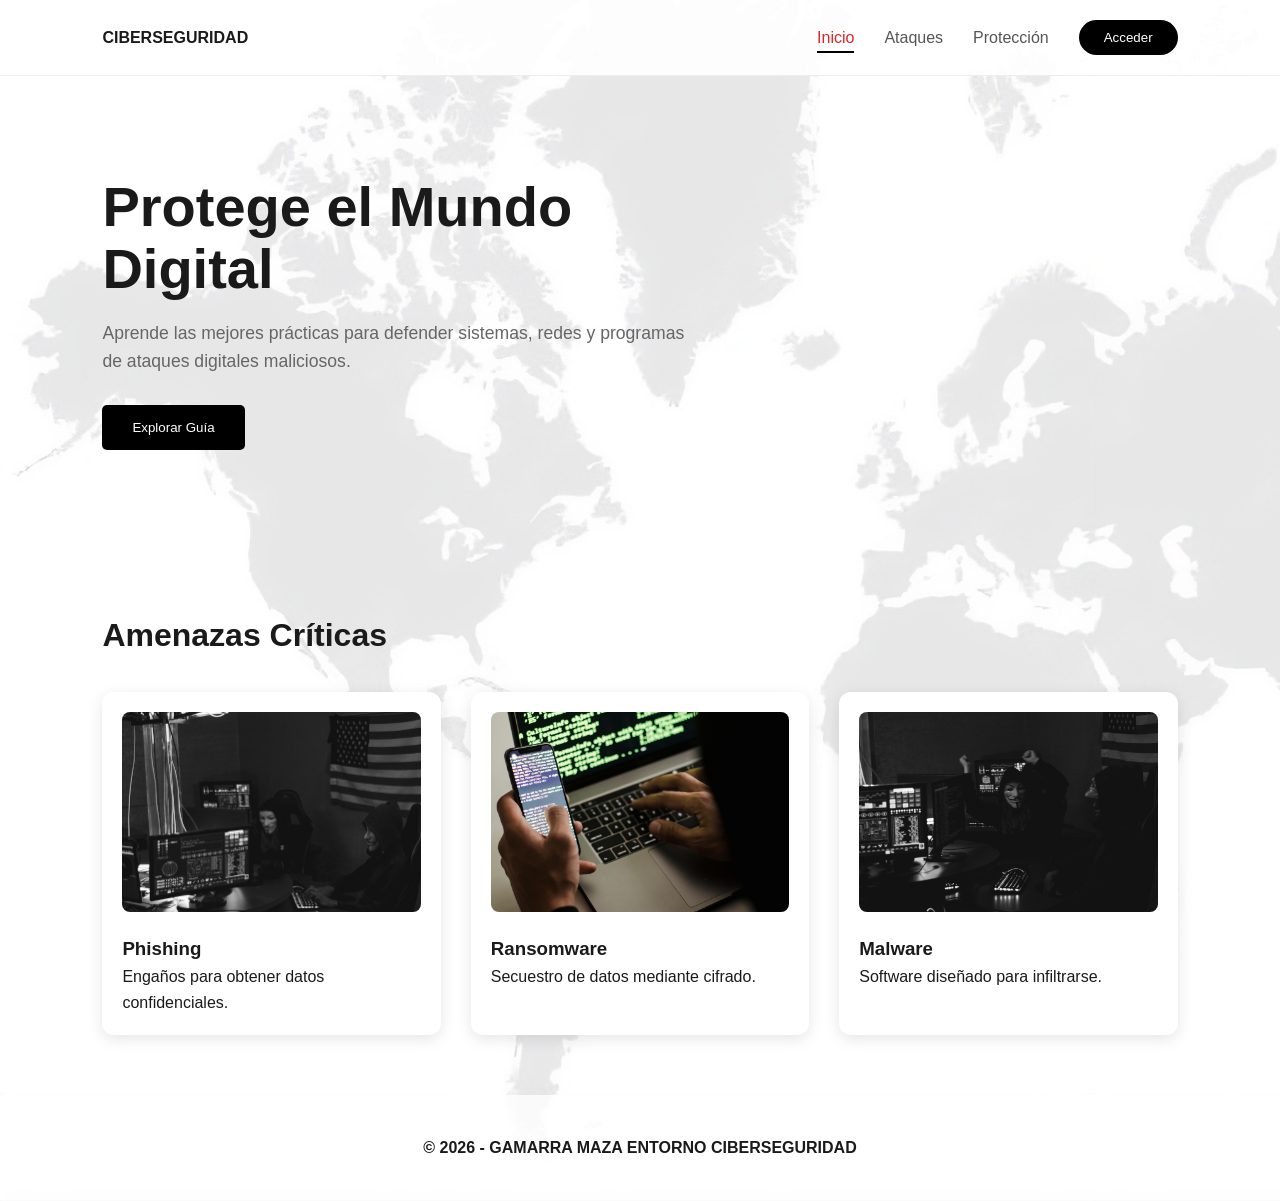
<file: index.html>
<!DOCTYPE html>
<html lang="es">
<head>
    <meta charset="UTF-8">
    <meta name="viewport" content="width=device-width, initial-scale=1.0">
    <title>CIBERSEGURIDAD - PROTEGE EL MUNDO DIGITAL</title>
    <link rel="stylesheet" href="Estilo1.css">
    <link rel="icon" href="IMAGENES/Calaveron.jpeg" type="image/x-icon">
</head>
<body>
    
    <nav class="navbar">
        <div class="logo"><strong>CIBERSEGURIDAD</strong></div>
        <ul class="nav-links">
            <li><a href="index.html" class="active">Inicio</a></li>
            <li><a href="Etaques.html">Ataques</a></li>
            <li><a href="Protección.html">Protección</a></li>
            <li><a href="Registro.html" class="btn-link"><button class="btn-sign">Acceder</button></a></li>
        </ul>
    </nav>
 
    <header class="hero">
        <div class="hero-text">
            <h1>Protege el Mundo Digital</h1>
            <p>Aprende las mejores prácticas para defender sistemas, redes y programas de ataques digitales maliciosos.</p>
            <a href="Explorar.html"><button class="btn-main">Explorar Guía</button></a>
        </div>
    </header>

    <main class="container">
        <h2>Amenazas Críticas</h2>
        <div class="grid">
            <article class="card">
                <img src="IMAGENES/pexels-tima-miroshnichenko-5380637.jpg" alt="Phishing">
                <h3>Phishing</h3>  
                <p>Engaños para obtener datos confidenciales.</p>
            </article>
            <article class="card">
                <img src="IMAGENES/HACK.jpg" alt="Ransomware">
                <h3>Ransomware</h3>
                <p>Secuestro de datos mediante cifrado.</p>
            </article>
            <article class="card">
                <img src="IMAGENES/pexels-tima-miroshnichenko-5380650.jpg" alt="Malware">
                <h3>Malware</h3>
                <p>Software diseñado para infiltrarse.</p>
            </article>
        </div>
    </main>

    <footer class="footer">
        <p><strong>&copy; 2026 - GAMARRA MAZA ENTORNO CIBERSEGURIDAD</strong></p>
    </footer>
</body>
</html>
</file>
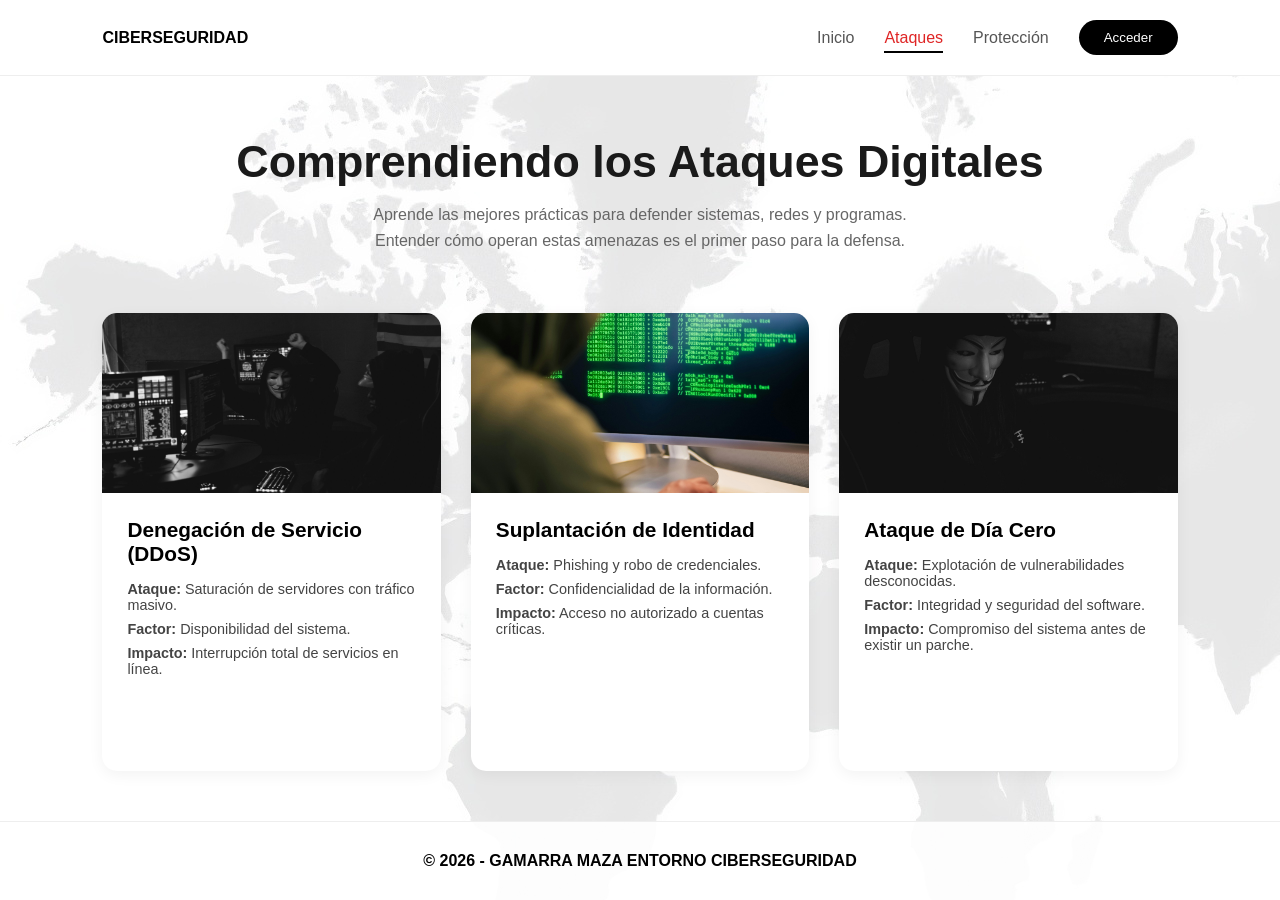
<file: Etaques.html>
<!DOCTYPE html>
<html lang="es">
<head>
    <meta charset="UTF-8">
    <meta name="viewport" content="width=device-width, initial-scale=1.0">
    <title>CIBERSEGURIDAD - ATAQUES DIGITALES</title>
    <link rel="stylesheet" href="Estilo3.css">
    <link rel="icon" href="IMAGENES/Calaveron.jpeg" type="image/x-icon">
</head>
<body>
    <nav class="navbar">
        <div class="logo"><strong>CIBERSEGURIDAD</strong></div>
        <ul class="nav-links">
            <li><a href="index.html">Inicio</a></li>
            <li><a href="Etaques.html" class="active">Ataques</a></li>
            <li><a href="Protección.html">Protección</a></li>
            <li><a href="Registro.html"><button class="btn-sign">Acceder</button></a></li>
        </ul>
    </nav>

    <header class="ataques-header">
        <h1>Comprendiendo los Ataques Digitales</h1>
        <p>Aprende las mejores prácticas para defender sistemas, redes y programas. <br> 
           Entender cómo operan estas amenazas es el primer paso para la defensa.</p>
    </header>

    <main class="grid-container">
        <!-- Tarjeta 1 -->
        <article class="attack-card">
            <div class="card-image">
                <img src="IMAGENES/8.jpg" alt="DDoS">
            </div>
            <div class="card-content">
                <h3>Denegación de Servicio (DDoS)</h3>
                <p><strong>Ataque:</strong> Saturación de servidores con tráfico masivo.</p>
                <p><strong>Factor:</strong> Disponibilidad del sistema.</p>
                <p><strong>Impacto:</strong> Interrupción total de servicios en línea.</p>
            </div>
        </article>

        <!-- Tarjeta 2 -->
        <article class="attack-card">
            <div class="card-image">
                <img src="IMAGENES/RAN.jpg" alt="Suplantación">
            </div>
            <div class="card-content">
                <h3>Suplantación de Identidad</h3>
                <p><strong>Ataque:</strong> Phishing y robo de credenciales.</p>
                <p><strong>Factor:</strong> Confidencialidad de la información.</p>
                <p><strong>Impacto:</strong> Acceso no autorizado a cuentas críticas.</p>
            </div>
        </article>

        <!-- Tarjeta 3 -->
        <article class="attack-card">
            <div class="card-image">
                <img src="IMAGENES/9.jpg" alt="Día Cero">
            </div>
            <div class="card-content">
                <h3>Ataque de Día Cero</h3>
                <p><strong>Ataque:</strong> Explotación de vulnerabilidades desconocidas.</p>
                <p><strong>Factor:</strong> Integridad y seguridad del software.</p>
                <p><strong>Impacto:</strong> Compromiso del sistema antes de existir un parche.</p>
            </div>
        </article>
    </main>

    <footer class="footer">
        <p><strong>&copy; 2026 - GAMARRA MAZA ENTORNO CIBERSEGURIDAD</strong></p>
    </footer>
</body>
</html>
</file>
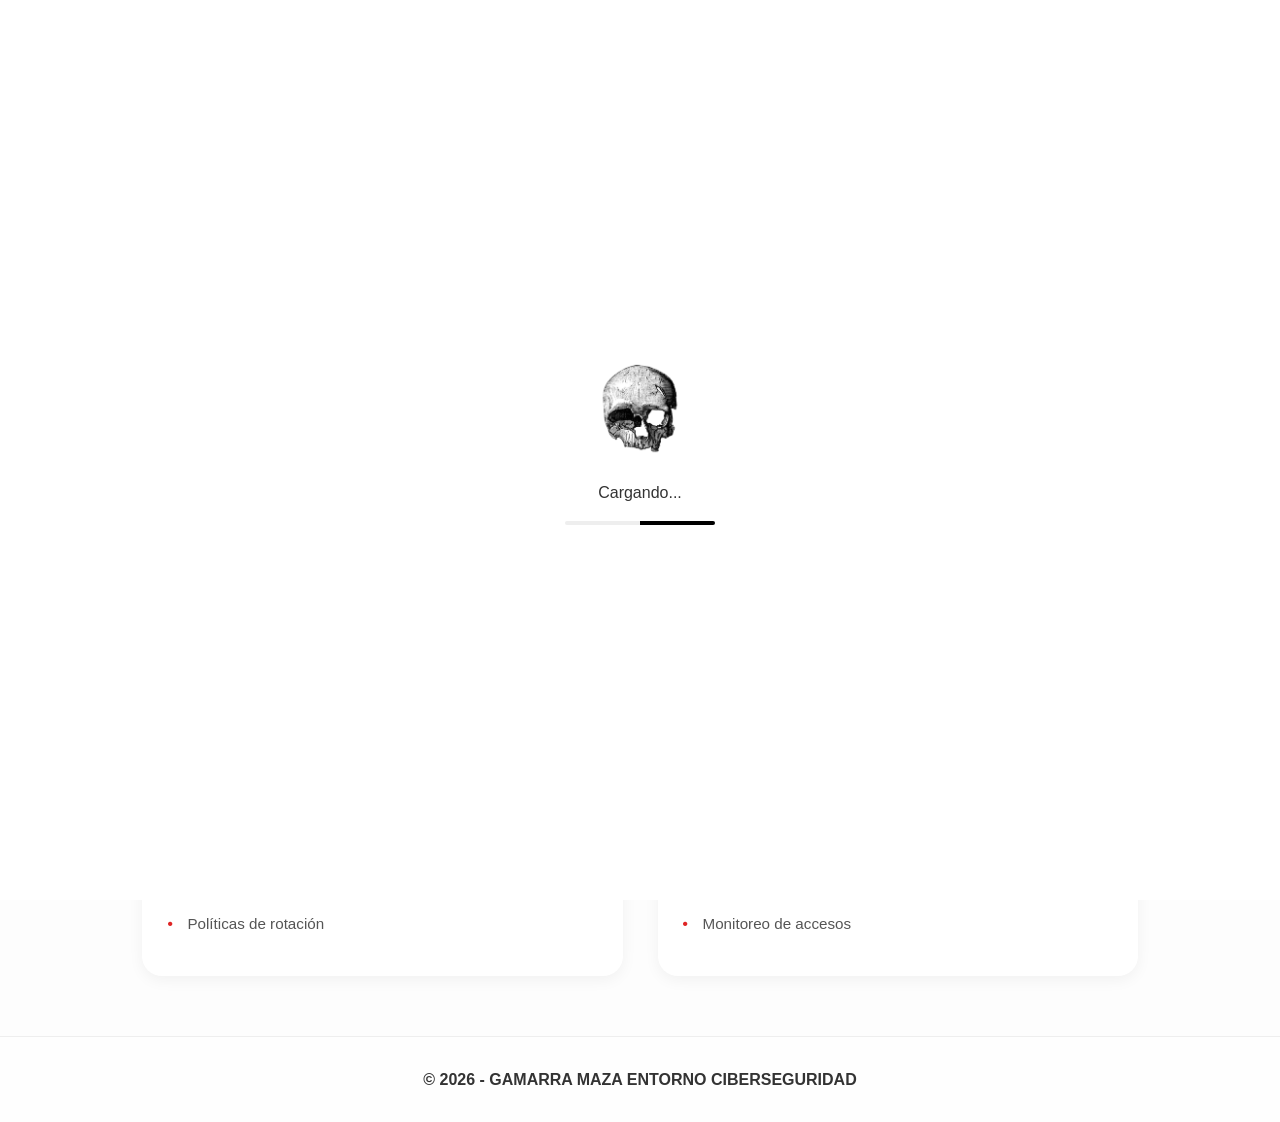
<file: Explorar.html>
<!DOCTYPE html>
<html lang="es">
<head>
    <meta charset="UTF-8">
    <meta name="viewport" content="width=device-width, initial-scale=1.0">
    <title>CIBERSEGURIDAD - GUÍA TÉCNICA</title>
    <link rel="stylesheet" href="Estilo5.css">
    <link rel="icon" href="IMAGENES/Calaveron.jpeg" type="image/x-icon">
</head>
<body>

    <!-- LOADER-->
    <div id="loader">
        <div class="loader-content">
            <center><img src="IMAGENES/calaverita.png" alt="Cargando..." class="loader-skull"></center>
            <p><center>Cargando...</center></p>
            <div class="loading-bar"></div>
        </div>
    </div>

    <nav class="navbar">
        <div class="logo"><strong>CIBERSEGURIDAD</strong></div>
        <ul class="nav-links">
            <li><a href="index.html">Inicio</a></li>
            <li><a href="Etaques.html">Ataques</a></li>
            <li><a href="Protección.html">Protección</a></li>
            <li><a href="Registro.html"><button class="btn-sign">Acceder</button></a></li>
        </ul>
    </nav>

    <main class="guia-container">
        <header class="guia-header">
            <h1>Guía Completa de Ciberseguridad</h1>
            <p>Aprende las mejores prácticas para defender sistemas y redes de ataques digitales avanzados.</p>
        </header>

        <section class="toc-section">
            <h2>Tabla de Contenidos</h2>
            <div class="toc-grid">
                <ul class="toc-column">
                    <li>1. Fundamentos de Redes</li>
                    <li>2. Técnicas de Defensa</li>
                    <li>3. Gestión de Incidentes</li>
                </ul>
                <ul class="toc-column">
                    <li>4. Ciberseguridad Industrial</li>
                    <li>5. Protección de Datos</li>
                    <li>6. Talleres de Seguridad</li>
                </ul>
            </div>
        </section>
        
        <section class="info-grid">
            <article class="info-card">
                <div class="placeholder-img">
                    <img src="IMAGENES/pexels-tima-miroshnichenko-5380637.jpg" alt="Contraseñas">
                </div>
                <h3>Gestión de Contraseñas</h3>
                <ul>
                    <li>Uso de gestores robustos</li>
                    <li>Autenticación de dos factores</li>
                    <li>Políticas de rotación</li>
                </ul>
            </article>

            <article class="info-card">
                <div class="placeholder-img">
                    <img src="IMAGENES/pexels-tima-miroshnichenko-5380637.jpg" alt="Nube">
                </div>
                <h3>Seguridad en la Nube</h3>
                <ul>
                    <li>Cifrado de contenedores</li>
                    <li>Configuración de firewalls</li>
                    <li>Monitoreo de accesos</li>
                </ul>
            </article>
            
            <!-- Más artículos según necesite -->
        </section>
    </main>

    <footer class="footer">
        <p><strong>&copy; 2026 - GAMARRA MAZA ENTORNO CIBERSEGURIDAD</strong></p>
    </footer>

    <script>
        window.addEventListener("load", () => {
            const loader = document.getElementById("loader");
            setTimeout(() => {
                loader.classList.add("fade-out");
            }, 1200); 
        });
    </script>
</body>
</html>
</file>
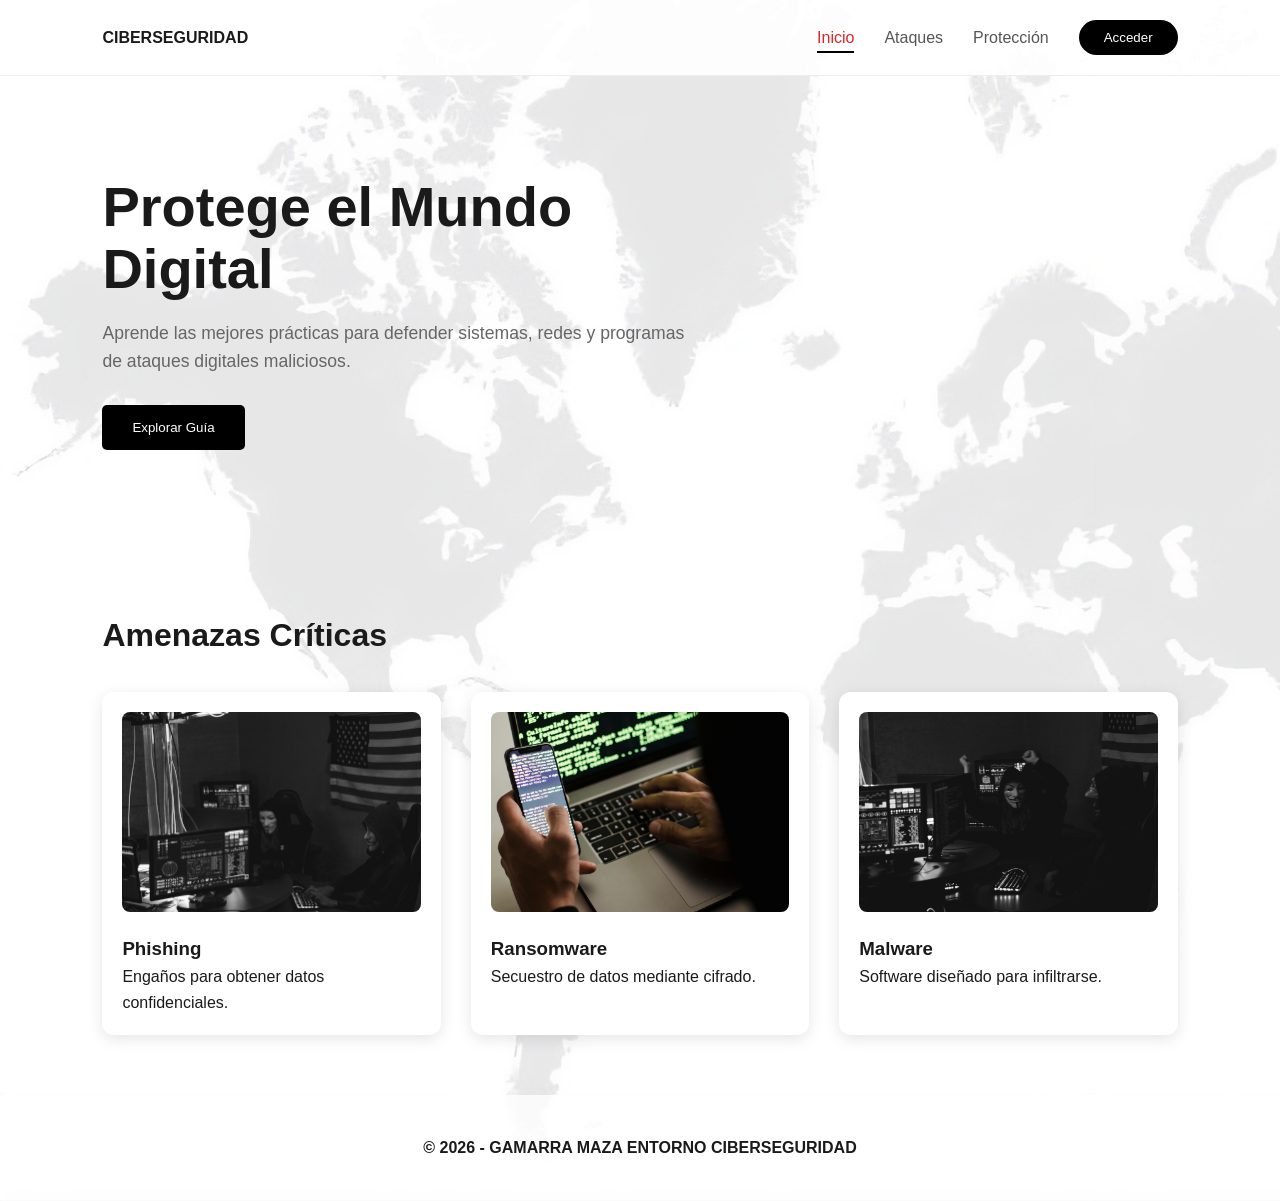
<file: Principal.html>
<!DOCTYPE html>
<html lang="es">
<head>
    <meta charset="UTF-8">
    <meta name="viewport" content="width=device-width, initial-scale=1.0">
    <title>CIBERSEGURIDAD - PROTEGE EL MUNDO DIGITAL</title>
    <link rel="stylesheet" href="Estilo1.css">
    <link rel="icon" href="IMAGENES/Calaveron.jpeg" type="image/x-icon">
</head>
<body>
    
    <nav class="navbar">
        <div class="logo"><strong>CIBERSEGURIDAD</strong></div>
        <ul class="nav-links">
            <li><a href="Principal.html" class="active">Inicio</a></li>
            <li><a href="Etaques.html">Ataques</a></li>
            <li><a href="Protección.html">Protección</a></li>
            <li><a href="Registro.html" class="btn-link"><button class="btn-sign">Acceder</button></a></li>
        </ul>
    </nav>
 
    <header class="hero">
        <div class="hero-text">
            <h1>Protege el Mundo Digital</h1>
            <p>Aprende las mejores prácticas para defender sistemas, redes y programas de ataques digitales maliciosos.</p>
            <a href="Explorar.html"><button class="btn-main">Explorar Guía</button></a>
        </div>
    </header>

    <main class="container">
        <h2>Amenazas Críticas</h2>
        <div class="grid">
            <article class="card">
                <img src="IMAGENES/pexels-tima-miroshnichenko-5380637.jpg" alt="Phishing">
                <h3>Phishing</h3>  
                <p>Engaños para obtener datos confidenciales.</p>
            </article>
            <article class="card">
                <img src="IMAGENES/HACK.jpg" alt="Ransomware">
                <h3>Ransomware</h3>
                <p>Secuestro de datos mediante cifrado.</p>
            </article>
            <article class="card">
                <img src="IMAGENES/pexels-tima-miroshnichenko-5380650.jpg" alt="Malware">
                <h3>Malware</h3>
                <p>Software diseñado para infiltrarse.</p>
            </article>
        </div>
    </main>

    <footer class="footer">
        <p><strong>&copy; 2026 - GAMARRA MAZA ENTORNO CIBERSEGURIDAD</strong></p>
    </footer>
</body>
</html>
</file>
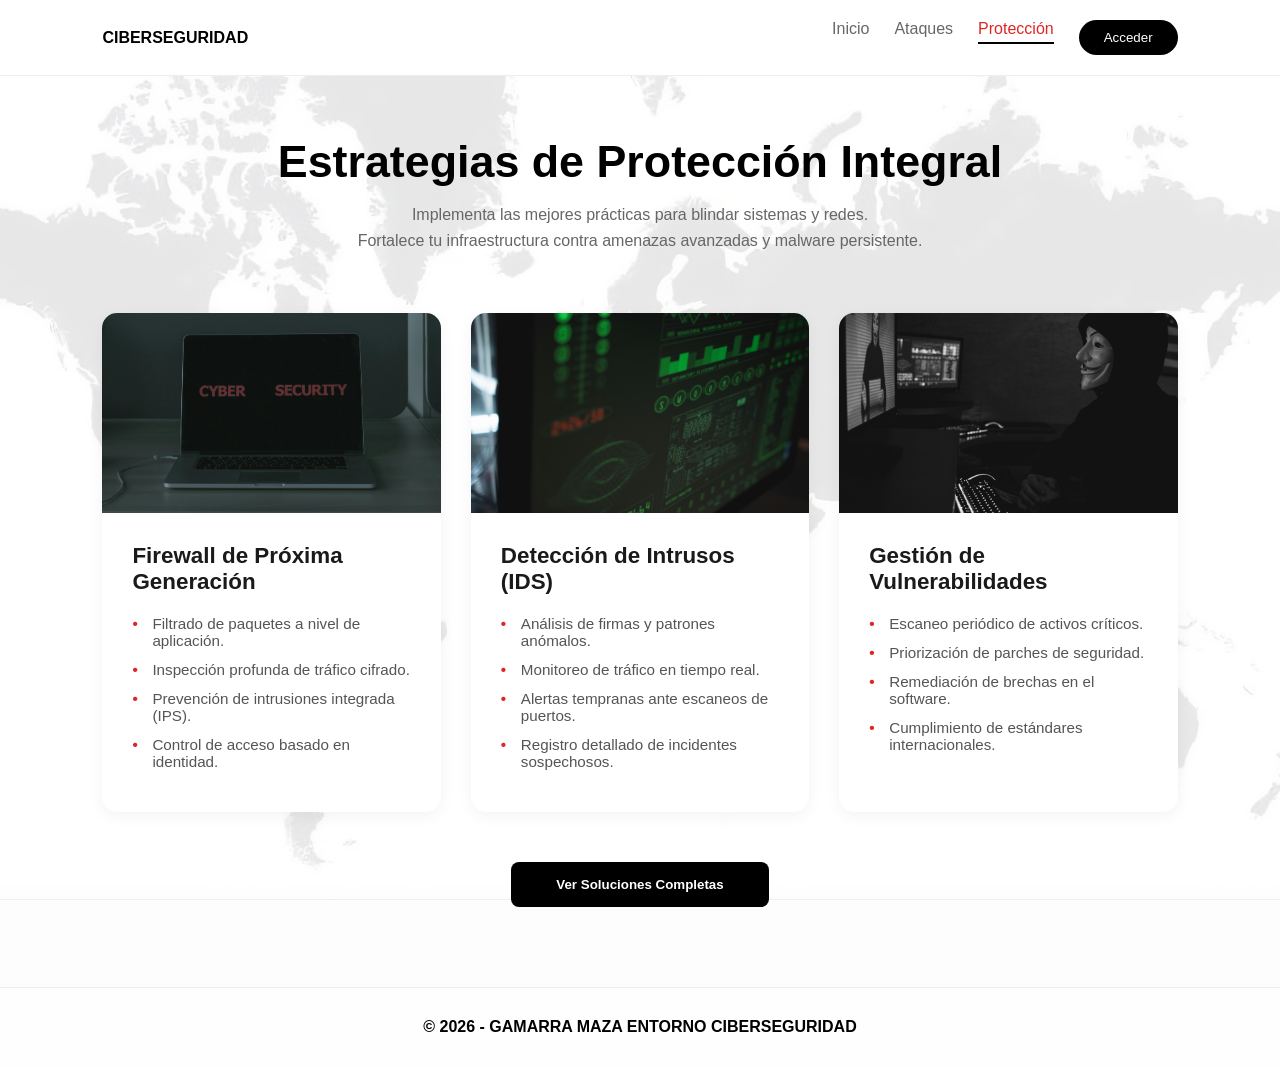
<file: Protección.html>
<!DOCTYPE html>
<html lang="es">
<head>
    <meta charset="UTF-8">
    <meta name="viewport" content="width=device-width, initial-scale=1.0">
    <title>CIBERSEGURIDAD - ESTRATEGIAS DE PROTECCIÓN</title>
    <link rel="stylesheet" href="Estilo4.css">
    <link rel="icon" href="IMAGENES/Calaveron.jpeg" type="image/x-icon">
</head>
<body>

    <div id="loader">
        <div class="loader-content">
            <center><img src="IMAGENES/calaverita.png" alt="Cargando..." class="loader-skull"></center>
            <p><center>Cargando...</center></p>
            <div class="loading-bar"></div>
        </div>
    </div>

    <nav class="navbar">
        <div class="logo"><strong>CIBERSEGURIDAD</strong></div>
        <ul class="nav-links">
            <li><a href="index.html">Inicio</a></li>
            <li><a href="Etaques.html">Ataques</a></li>
            <li><a href="Protección.html" class="active">Protección</a></li>
            <li><a href="Registro.html"><button class="btn-sign">Acceder</button></a></li>
        </ul>
    </nav>

    <header class="section-header">
        <h1>Estrategias de Protección Integral</h1>
        <p>Implementa las mejores prácticas para blindar sistemas y redes. <br> 
           Fortalece tu infraestructura contra amenazas avanzadas y malware persistente.</p>
    </header>

    <main class="grid-container">
        <!-- Estrategia 1 -->
        <article class="card">
            <div class="card-img-box">
                <img src="IMAGENES/CIBER.jpg" alt="Firewall">
            </div>
            <div class="card-text">
                <h3>Firewall de Próxima Generación</h3>
                <ul>
                    <li>Filtrado de paquetes a nivel de aplicación.</li>
                    <li>Inspección profunda de tráfico cifrado.</li>
                    <li>Prevención de intrusiones integrada (IPS).</li>
                    <li>Control de acceso basado en identidad.</li>
                </ul>
            </div>
        </article>

        <!-- Estrategia 2 -->
        <article class="card">
            <div class="card-img-box">
                <img src="IMAGENES/NAV.jpg" alt="IDS">
            </div>
            <div class="card-text">
                <h3>Detección de Intrusos (IDS)</h3>
                <ul>
                    <li>Análisis de firmas y patrones anómalos.</li>
                    <li>Monitoreo de tráfico en tiempo real.</li>
                    <li>Alertas tempranas ante escaneos de puertos.</li>
                    <li>Registro detallado de incidentes sospechosos.</li>
                </ul>
            </div>
        </article>

        <!-- Estrategia 3 -->
        <article class="card">
            <div class="card-img-box">
                <img src="IMAGENES/7.jpg" alt="Gestión">
            </div>
            <div class="card-text">
                <h3>Gestión de Vulnerabilidades</h3>
                <ul>
                    <li>Escaneo periódico de activos críticos.</li>
                    <li>Priorización de parches de seguridad.</li>
                    <li>Remediación de brechas en el software.</li>
                    <li>Cumplimiento de estándares internacionales.</li>
                </ul>
            </div>
        </article>
    </main>

    <section class="bottom-action">
        <button class="btn-full">Ver Soluciones Completas</button>
    </section>

    <footer class="footer">
        <p><strong>&copy; 2026 - GAMARRA MAZA ENTORNO CIBERSEGURIDAD</strong></p>
    </footer>

    <script>
        window.addEventListener("load", () => {
            const loader = document.getElementById("loader");
            setTimeout(() => {
                loader.classList.add("fade-out");
            }, 1200);
        });
    </script>
</body>
</html>
</file>
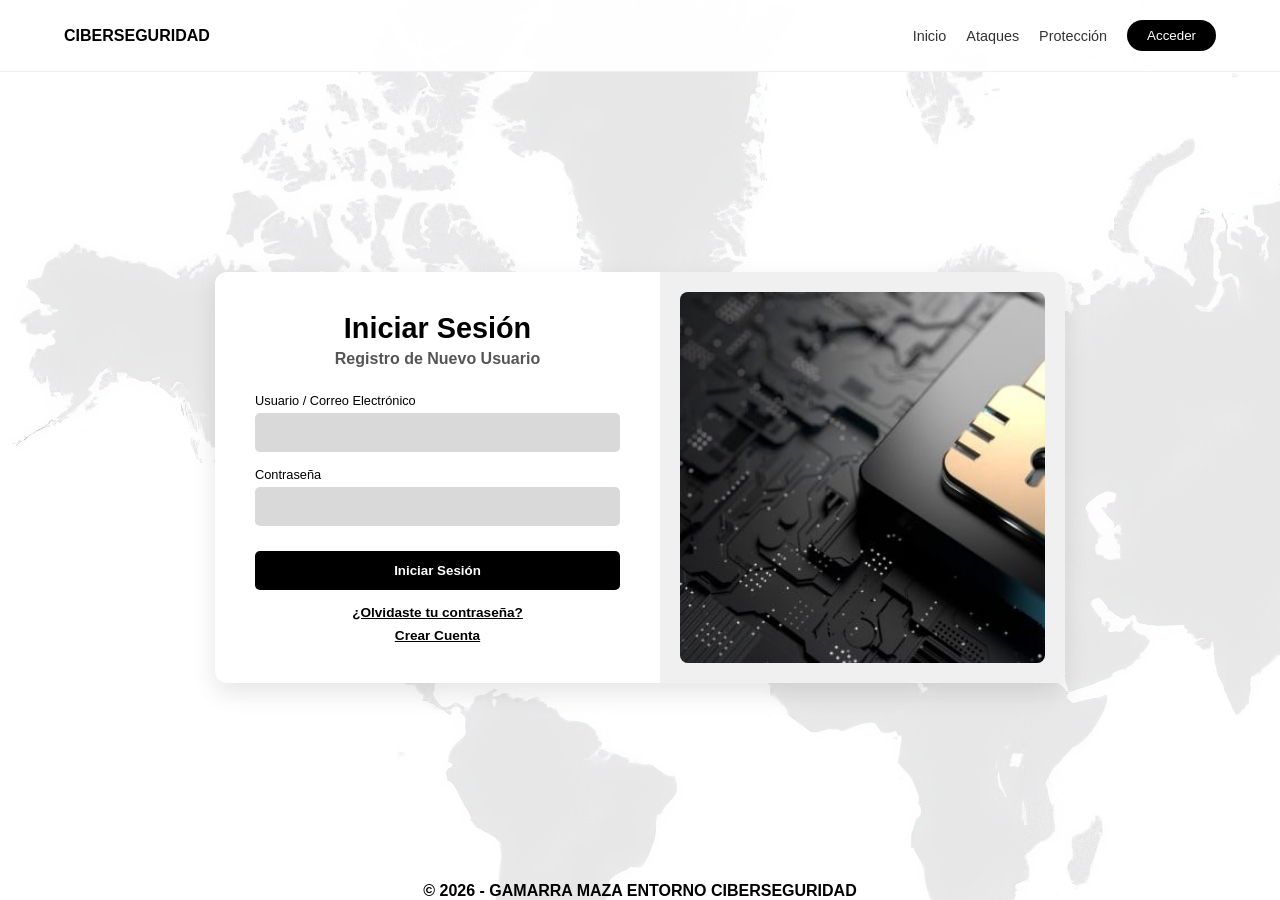
<file: Registro.html>
<!DOCTYPE html>
<html lang="es">
<head>
    <meta charset="UTF-8">
    <meta name="viewport" content="width=device-width, initial-scale=1.0">
    <title>CIBERSEGURIDAD - ATAQUES DIGITALES</title>
    <link rel="stylesheet" href="Estilo2.css">
    <link rel="icon" href="IMAGENES/Calaveron.jpeg" type="image/x-icon">
</head>
<body>
    <header>
        <div class="header-content">
            <div class="logo"><strong>CIBERSEGURIDAD</strong></div>
            <nav>
                <a href="index.html">Inicio</a>
                <a href="#">Ataques</a>
                <a href="#">Protección</a>
                <button class="btn-acceder">Acceder</button>
            </nav>
        </div>
    </header>

     <div id="loader">
        <div class="loader-content">
            <div class="loading-bar"></div>
        </div>
    </div>

    <main class="main-container">
        <div class="login-card">
            <!-- Lado del Formulario -->
            <div class="login-form-side">
                <h2>Iniciar Sesión</h2>
                <p class="subtitle">Registro de Nuevo Usuario</p>
                <form>
                    <div class="form-group">
                        <label>Usuario / Correo Electrónico</label>
                        <input type="text">
                    </div>
                    <div class="form-group">
                        <label>Contraseña</label>
                        <input type="password">
                    </div>
                    <button type="submit" class="btn-submit">Iniciar Sesión</button>
                </form>
                <div class="form-footer">
                    <a href="#">¿Olvidaste tu contraseña?</a>
                    <a href="#">Crear Cuenta</a>
                </div>
            </div>
            <div class="subscription-side">
                <div class="image-placeholder">
                    <img src="IMAGENES/ransomware.jpg.imgo.jpg" alt="Suscripción">
                </div>
            </div>
        </div>
    </main>
</body>
    <footer><center>
        <p><strong>&copy; 2026 - GAMARRA MAZA ENTORNO CIBERSEGURIDAD</strong></p></center>
    </footer>
</html>
</file>
<file: Estilo1.css>
* { margin: 0; padding: 0; box-sizing: border-box; }

body {
    font-family: 'Segoe UI', sans-serif;
    color: #1a1a1a;
    background-image: url(IMAGENES/imagen\ map.jpeg);
    background-size: cover;
    line-height: 1.6;
}

/* --- NAVEGACIÓN --- */
.navbar {
    display: flex;
    justify-content: space-between;
    align-items: center;
    padding: 20px 8%;
    background: rgba(255, 255, 255, 0.9);
    border-bottom: 1px solid #eee;
}

.nav-links {
    display: flex;
    list-style: none;
    gap: 30px;
    align-items: center;
}

.nav-links a { text-decoration: none; color: #555; font-weight: 500; transition: 0.3s; }
.active { color: #df2525 !important; border-bottom: 2px solid #000; padding-bottom: 5px; }

.btn-sign {
    background: #000; color: #fff; padding: 10px 25px;
    border-radius: 30px; border: none; cursor: pointer; transition: 0.3s;
}
.btn-sign:hover { background: #333; }

/* --- HERO SECTION --- */
.hero {
    display: flex;
    padding: 100px 8%;
    align-items: center;
}

.hero-text {
    max-width: 600px;
    animation: fadeInUp 1s ease-out forwards;
}

.hero-text h1 { font-size: 3.5rem; line-height: 1.1; margin-bottom: 20px; }
.hero-text p { color: #666; margin-bottom: 30px; font-size: 1.1rem; }

.btn-main {
    background: #000; color: #fff; border: none;
    padding: 15px 30px; border-radius: 5px; cursor: pointer;
    transition: 0.3s;
}
.btn-main:hover { transform: scale(1.05); background: #333; }

/* --- GRILLA DE CONTENIDO --- */
.container { padding: 60px 8%; }
h2 { margin-bottom: 30px; font-size: 2rem; }

.grid {
    display: grid;
    grid-template-columns: repeat(auto-fit, minmax(280px, 1fr));
    gap: 30px;
}

.card {
    background: white;
    padding: 20px;
    border-radius: 12px;
    box-shadow: 0 4px 15px rgba(0,0,0,0.1);
    opacity: 0;
    animation: fadeInUp 0.8s ease-out forwards;
    transition: 0.3s;
}

.card:hover { transform: translateY(-10px); box-shadow: 0 10px 25px rgba(0,0,0,0.2); }

.card img {
    width: 100%; height: 200px;
    object-fit: cover; border-radius: 8px; margin-bottom: 15px;
}

/* --- FOOTER --- */
.footer { padding: 40px; text-align: center; background: rgba(255,255,255,0.8); }

/* --- ANIMACIONES --- */
@keyframes fadeInUp {
    from { opacity: 0; transform: translateY(30px); }
    to { opacity: 1; transform: translateY(0); }
}

.card:nth-child(1) { animation-delay: 0.2s; }
.card:nth-child(2) { animation-delay: 0.4s; }
.card:nth-child(3) { animation-delay: 0.6s; }

/* --- RESPONSIVE --- */
@media (max-width: 768px) {
    .hero-text h1 { font-size: 2.5rem; }
    .nav-links { display: none; } /* Podrías agregar un menú hamburguesa luego */
}
</file>
<file: Estilo3.css>
* {
    margin: 0; padding: 0; box-sizing: border-box;
    font-family: 'Segoe UI', sans-serif;
}

body {
    background-image: url(IMAGENES/imagen\ map.jpeg);
    background-attachment: fixed;
    min-height: 100vh;
    display: flex;
    flex-direction: column;
}

/* --- NAVBAR --- */
.navbar {
    display: flex; justify-content: space-between; align-items: center;
    padding: 20px 8%; background: #fff; border-bottom: 1px solid #eee;
}

.nav-links { display: flex; list-style: none; gap: 30px; align-items: center; }
.nav-links a { text-decoration: none; color: #555; font-weight: 500; transition: 0.3s; }

/* Clase activa unificada */
.active { 
    color: #df2525 !important; 
    border-bottom: 2px solid #000; 
    padding-bottom: 5px; 
}

.btn-sign { 
    background: #000; color: #fff; padding: 10px 25px; 
    border-radius: 30px; border: none; cursor: pointer; 
    transition: 0.3s;
}
.btn-sign:hover { background: #333; }

/* --- HEADER --- */
.ataques-header {
    text-align: center;
    padding: 60px 10%;
    animation: fadeIn 1s ease-out;
}
.ataques-header h1 { font-size: 2.8rem; margin-bottom: 15px; color: #1a1a1a; }
.ataques-header p { color: #666; line-height: 1.6; max-width: 800px; margin: 0 auto; }

/* --- GRID DE TARJETAS --- */
.grid-container {
    display: grid;
    grid-template-columns: repeat(auto-fit, minmax(300px, 1fr));
    gap: 30px;
    padding: 0 8% 50px;
    flex: 1; /* Empuja el footer hacia abajo */
}

.attack-card {
    background: #fff;
    border-radius: 15px;
    overflow: hidden;
    box-shadow: 0 4px 15px rgba(0,0,0,0.05);
    transition: transform 0.3s ease, box-shadow 0.3s ease;
    animation: fadeInUp 0.8s ease-out forwards;
}

.attack-card:hover {
    transform: translateY(-10px);
    box-shadow: 0 10px 25px rgba(0,0,0,0.15);
}

.card-image { width: 100%; height: 180px; overflow: hidden; }
.card-image img { width: 100%; height: 100%; object-fit: cover; }

.card-content { padding: 25px; }
.card-content h3 { margin-bottom: 15px; font-size: 1.3rem; color: #000000; }
.card-content p { font-size: 0.9rem; color: #444; margin-bottom: 8px; }

/* --- FOOTER --- */
.footer {
    padding: 30px; text-align: center;
    background: rgba(255, 255, 255, 0.9);
    border-top: 1px solid #eee;
}

/* --- ANIMACIONES --- */
@keyframes fadeIn { from { opacity: 0; } to { opacity: 1; } }
@keyframes fadeInUp {
    from { opacity: 0; transform: translateY(20px); }
    to { opacity: 1; transform: translateY(0); }
}

/* --- RESPONSIVO --- */
@media (max-width: 768px) {
    .navbar { flex-direction: column; gap: 15px; }
    .ataques-header h1 { font-size: 2rem; }
    .grid-container { grid-template-columns: 1fr; }
}
</file>
<file: Estilo5.css>
/* --- CONFIGURACIÓN GENERAL --- */
* { 
    margin: 0; 
    padding: 0; 
    box-sizing: border-box; 
    font-family: 'Segoe UI', Tahoma, Geneva, Verdana, sans-serif; 
}

body {
    background: #fdfdfd url('IMAGENES/imagen\ map.jpeg') no-repeat center top/cover;
    background-attachment: fixed;
    line-height: 1.6;
    color: #333;
    min-height: 100vh;
}

/* --- PANTALLA DE CARGA (LOADER) --- */
#loader {
    position: fixed;
    top: 0; left: 0;
    width: 100%; height: 100%;
    background: #fff; /* Fondo sólido para que no se vea lo de atrás al cargar */
    display: flex;
    justify-content: center;
    align-items: center;
    z-index: 9999; /* Por encima de todo */
    transition: opacity 0.8s ease, visibility 0.8s ease;
}

.loader-content { text-align: center; }

.loader-skull {
    width: 100px;
    margin-bottom: 15px;
    animation: pulse 1.5s infinite ease-in-out;
}

.loading-bar {
    width: 150px;
    height: 4px;
    background: #eee;
    margin: 15px auto;
    border-radius: 10px;
    position: relative;
    overflow: hidden;
}

.loading-bar::after {
    content: "";
    position: absolute;
    width: 100%; height: 100%;
    background: #000;
    animation: loading 2s infinite linear;
}

/* Clase que se activa con JS */
.fade-out { 
    opacity: 0; 
    visibility: hidden; 
}

/* --- NAVEGACIÓN --- */
.navbar { 
    display: flex; 
    justify-content: space-between; 
    align-items: center; 
    padding: 20px 8%; 
    background: rgba(255, 255, 255, 0.95); 
    border-bottom: 1px solid #eee; 
}

.logo { font-size: 1.4rem; color: #000; }
.nav-links { display: flex; list-style: none; gap: 25px; align-items: center; }
.nav-links a { text-decoration: none; color: #666; font-weight: 500; transition: 0.3s; }
.nav-links a:hover { color: #000; }

.btn-sign { 
    background: #000; color: #fff; border: none; padding: 10px 25px; 
    border-radius: 25px; cursor: pointer; font-weight: 600; transition: 0.3s;
}
.btn-sign:hover { transform: scale(1.05); background: #333; }

/* --- CONTENEDOR DE LA GUÍA --- */
.guia-container { padding: 60px 8%; max-width: 1200px; margin: 0 auto; }

.guia-header { margin-bottom: 50px; animation: fadeIn 1s ease-out; }
.guia-header h1 { font-size: 3rem; margin-bottom: 15px; letter-spacing: -1px; }
.guia-header p { color: #555; font-size: 1.1rem; max-width: 700px; }

/* TABLA DE CONTENIDOS (TOC) */
.toc-section { margin-bottom: 60px; animation: fadeInUp 1s ease-out; }
.toc-section h2 { margin-bottom: 25px; font-size: 1.6rem; border-bottom: 2px solid #000; display: inline-block; }
.toc-grid { display: flex; gap: 120px; }
.toc-column p { margin-bottom: 15px; font-size: 1.1rem; cursor: pointer; transition: 0.3s; }
.toc-column p:hover { padding-left: 10px; color: #df2525; }

/* GRILLA DE INFORMACIÓN */
.info-grid {
    display: grid;
    grid-template-columns: repeat(auto-fit, minmax(300px, 1fr));
    gap: 35px;
}

.info-card { 
    background: #fff; padding: 15px; border-radius: 20px;
    box-shadow: 0 4px 15px rgba(0,0,0,0.05);
    opacity: 0; animation: fadeInUp 1s forwards; transition: 0.3s ease;
}
.info-card:hover { transform: translateY(-10px); box-shadow: 0 10px 25px rgba(0,0,0,0.1); }

.placeholder-img {
    width: 100%; height: 220px; background: #f0f0f0; 
    border-radius: 15px; margin-bottom: 20px; overflow: hidden;
}
.placeholder-img img { width: 100%; height: 100%; object-fit: cover; transition: 0.5s; }
.info-card:hover .placeholder-img img { transform: scale(1.1); }

.info-card h3 { margin: 0 10px 15px; font-size: 1.3rem; color: #1a1a1a; }
.info-card ul { list-style: none; padding: 0 10px 15px; }
.info-card ul li { margin-bottom: 10px; color: #555; font-size: 0.95rem; padding-left: 20px; position: relative; }
.info-card ul li::before { content: "•"; position: absolute; left: 0; color: #df2525; font-weight: bold; }

.footer {
    width: 100%;
    text-align: center;
    padding: 30px 0;
    background: rgba(255, 255, 255, 0.8);
    border-top: 1px solid #eee;
    margin-top: auto; /* Refuerza que se vaya al fondo */
}

/* --- ANIMACIONES --- */
@keyframes fadeIn { from { opacity: 0; } to { opacity: 1; } }
@keyframes fadeInUp { from { opacity: 0; transform: translateY(30px); } to { opacity: 1; transform: translateY(0); } }
@keyframes pulse { 0%, 100% { transform: scale(1); } 50% { transform: scale(1.1); } }
@keyframes loading { from { left: -100%; } to { left: 100%; } }

/* --- RESPONSIVO --- */
@media (max-width: 768px) {
    .navbar { flex-direction: column; gap: 15px; text-align: center; }
    .guia-header h1 { font-size: 2.2rem; }
    .toc-grid { flex-direction: column; gap: 20px; }
}
</file>
<file: Estilo4.css>
* { margin: 0; padding: 0; box-sizing: border-box; font-family: 'Segoe UI', sans-serif; }

body {
    background: #fdfdfd url('IMAGENES/imagen\ map.jpeg') no-repeat center top/cover;
    background-attachment: fixed;
    min-height: 100vh;
}

/* --- LOADER --- */
#loader {
    position: fixed; top: 0; left: 0; width: 100%; height: 100%;
    background: #fff; display: flex; justify-content: center; align-items: center;
    z-index: 9999; transition: opacity 0.8s ease, visibility 0.8s ease;
}
.loader-skull { width: 100px; animation: pulse 1.5s infinite; }
.loading-bar { width: 150px; height: 4px; background: #eee; margin: 15px auto; overflow: hidden; border-radius: 10px; position: relative; }
.loading-bar::after { content: ""; position: absolute; width: 100%; height: 100%; background: #000000; animation: loading 2s infinite; }
.fade-out { opacity: 0; visibility: hidden; }

/* --- NAVEGACIÓN --- */
.navbar { display: flex; justify-content: space-between; align-items: center; padding: 20px 8%; background: #fff; border-bottom: 1px solid #eee; }
.nav-links { display: flex; list-style: none; gap: 25px; }
.nav-links a { text-decoration: none; color: #666; font-weight: 500; transition: 0.3s; }
.nav-links a:hover { color: #df2525; }
.active { color: #df2525 !important; border-bottom: 2px solid #000; padding-bottom: 5px; }
.btn-sign { background: #000; color: #fff; border: none; padding: 10px 25px; border-radius: 25px; cursor: pointer; transition: 0.3s; }
.btn-sign:hover { background: #333; transform: scale(1.05); }

/* --- CONTENIDO --- */
.section-header { text-align: center; padding: 60px 10%; animation: fadeInUp 0.8s ease-out; }
.section-header h1 { font-size: 2.8rem; margin-bottom: 15px; }
.section-header p { color: #666; line-height: 1.6; max-width: 800px; margin: 0 auto; }

.grid-container {
    display: grid; grid-template-columns: repeat(auto-fit, minmax(300px, 1fr));
    gap: 30px; padding: 0 8% 50px;
}

.card {
    background: #fff; border-radius: 15px; overflow: hidden;
    box-shadow: 0 4px 15px rgba(0,0,0,0.05);
    animation: fadeInUp 1s ease-out; transition: 0.3s;
}
.card:hover { transform: translateY(-10px); box-shadow: 0 12px 30px rgba(0,0,0,0.15); }

.card-img-box { width: 100%; height: 200px; overflow: hidden; }
.card-img-box img { width: 100%; height: 100%; object-fit: cover; }

.card-text { padding: 30px; }
.card-text h3 { margin-bottom: 20px; font-size: 1.4rem; color: #1a1a1a; }
.card-text ul li {
    font-size: 0.95rem; color: #555; margin-bottom: 12px;
    padding-left: 20px; position: relative; list-style: none;
}
.card-text ul li::before { content: "•"; color: #df2525; font-weight: bold; position: absolute; left: 0; }

/* BOTÓN FINAL */
.bottom-action { text-align: center; padding-bottom: 80px; }
.btn-full {
    background: #000; color: #fff; border: none; padding: 15px 45px; border-radius: 8px;
    font-weight: bold; cursor: pointer; transition: 0.3s;
}
.btn-full:hover { background: #333; transform: scale(1.05); }

/* FOOTER */
.footer { padding: 30px; text-align: center; background: rgba(255,255,255,0.8); border-top: 1px solid #eee; }

/* ANIMACIONES */
@keyframes loading { from { left: -100%; } to { left: 100%; } }
@keyframes pulse { 0%, 100% { transform: scale(1); } 50% { transform: scale(1.1); } }
@keyframes fadeInUp { from { opacity: 0; transform: translateY(30px); } to { opacity: 1; transform: translateY(0); } }

/* RESPONSIVO */
@media (max-width: 768px) {
    .navbar { flex-direction: column; gap: 15px; }
    .section-header h1 { font-size: 2rem; }
}
</file>
<file: Estilo2.css>
* {
    margin: 0; padding: 0; box-sizing: border-box;
    font-family: 'Segoe UI', sans-serif;
}

body {
    background-image: url(IMAGENES/imagen\ map.jpeg);
    min-height: 100vh;
    display: flex;
    flex-direction: column;
}

/* Header Responsivo */
.header-content {
    display: flex;
    justify-content: space-between;
    align-items: center;
    padding: 20px 5%;
    background: rgba(255, 255, 255, 0.95);
    border-bottom: 1px solid #eee;
}

nav { display: flex; gap: 20px; align-items: center; }
nav a { text-decoration: none; color: #333; font-weight: 500; font-size: 0.9rem; }

.btn-acceder {
    background: #000; color: #fff; border: none;
    padding: 8px 20px; border-radius: 20px; cursor: pointer;
}

/* Contenedor y Card */
.main-container {
    flex: 1;
    display: flex;
    justify-content: center;
    align-items: center;
    padding: 20px;
}

.login-card {
    background: #fff;
    display: flex;
    width: 100%;
    max-width: 850px;
    border-radius: 12px;
    overflow: hidden;
    box-shadow: 0 10px 25px rgba(0,0,0,0.1);
}

/* Secciones de la Card */
.login-form-side { flex: 1; padding: 40px; text-align: center; }
.subscription-side { flex: 1; padding: 20px; background: #f0f0f0; }

.image-placeholder {
    width: 100%; height: 100%;
    background: #c4c4c4; border-radius: 8px;
    position: relative; overflow: hidden;
}

.image-placeholder img {
    position: absolute; top: 0; left: 0;
    width: 100%; height: 100%; object-fit: cover;
}

/* Estilos de Formulario */
h2 { margin-bottom: 5px; font-size: 1.8rem; }
.subtitle { margin-bottom: 25px; font-weight: 600; color: #555; }
.form-group { text-align: left; margin-bottom: 15px; }
.form-group label { display: block; font-size: 0.8rem; margin-bottom: 5px; }
.form-group input {
    width: 100%; padding: 12px; background: #d9d9d9; border: none; border-radius: 5px;
}
.btn-submit {
    width: 100%; padding: 12px; background: #000; color: #fff;
    border: none; border-radius: 5px; font-weight: bold; cursor: pointer; margin-top: 10px;
}
.form-footer { margin-top: 15px; display: flex; flex-direction: column; gap: 8px; }
.form-footer a { color: #000; font-size: 0.85rem; font-weight: 600; }

/* --- ANIMACIONES LOGIN/REGISTRO --- */

@keyframes slideInRight {
    from {
        opacity: 0;
        transform: translateX(50px);
    }
    to {
        opacity: 1;
        transform: translateX(0);
    }
}

/* Efecto suave para las tarjetas */
.login-card {
    animation: fadeInUp 0.8s ease-out forwards;
}

/* Efecto especial al hacer clic  */
.form-group input:focus {
    outline: none;
    background-color: #e0e0e0;
    border: 1px solid #000;
    transition: all 0.3s ease;
}

/* El botón de Iniciar Sesión ahora brilla */
.btn-submit {
    transition: all 0.3s ease;
}

.btn-submit:hover {
    letter-spacing: 1px; /* El texto se separa un poco, efecto muy pro */
    background-color: #222;
    box-shadow: 0 5px 15px rgba(0,0,0,0.3);
}

/* Animación para el cuadro de la imagen */
.image-placeholder img {
    transition: transform 0.5s ease;
}

.image-placeholder:hover img {
    transform: scale(1.1); /* La imagen de ransomware se acerca suavemente */
}

/*Estilo Responsivo*/
@media (max-width: 768px) {
    .header-content { flex-direction: column; gap: 15px; text-align: center; }
    
    .login-card {
        flex-direction: column; /* Apila el formulario y la imagen */
        max-width: 400px; /* Tamaño ideal para móviles */
    }

    .subscription-side {
        order: -1; 
        height: 200px; 
    }

    .login-form-side { padding: 30px 20px; }
}

@media (max-width: 380px) {
    .login-card { width: 95%; }
    h2 { font-size: 1.5rem; }
    nav { gap: 10px; font-size: 0.8rem; }
}
</file>
